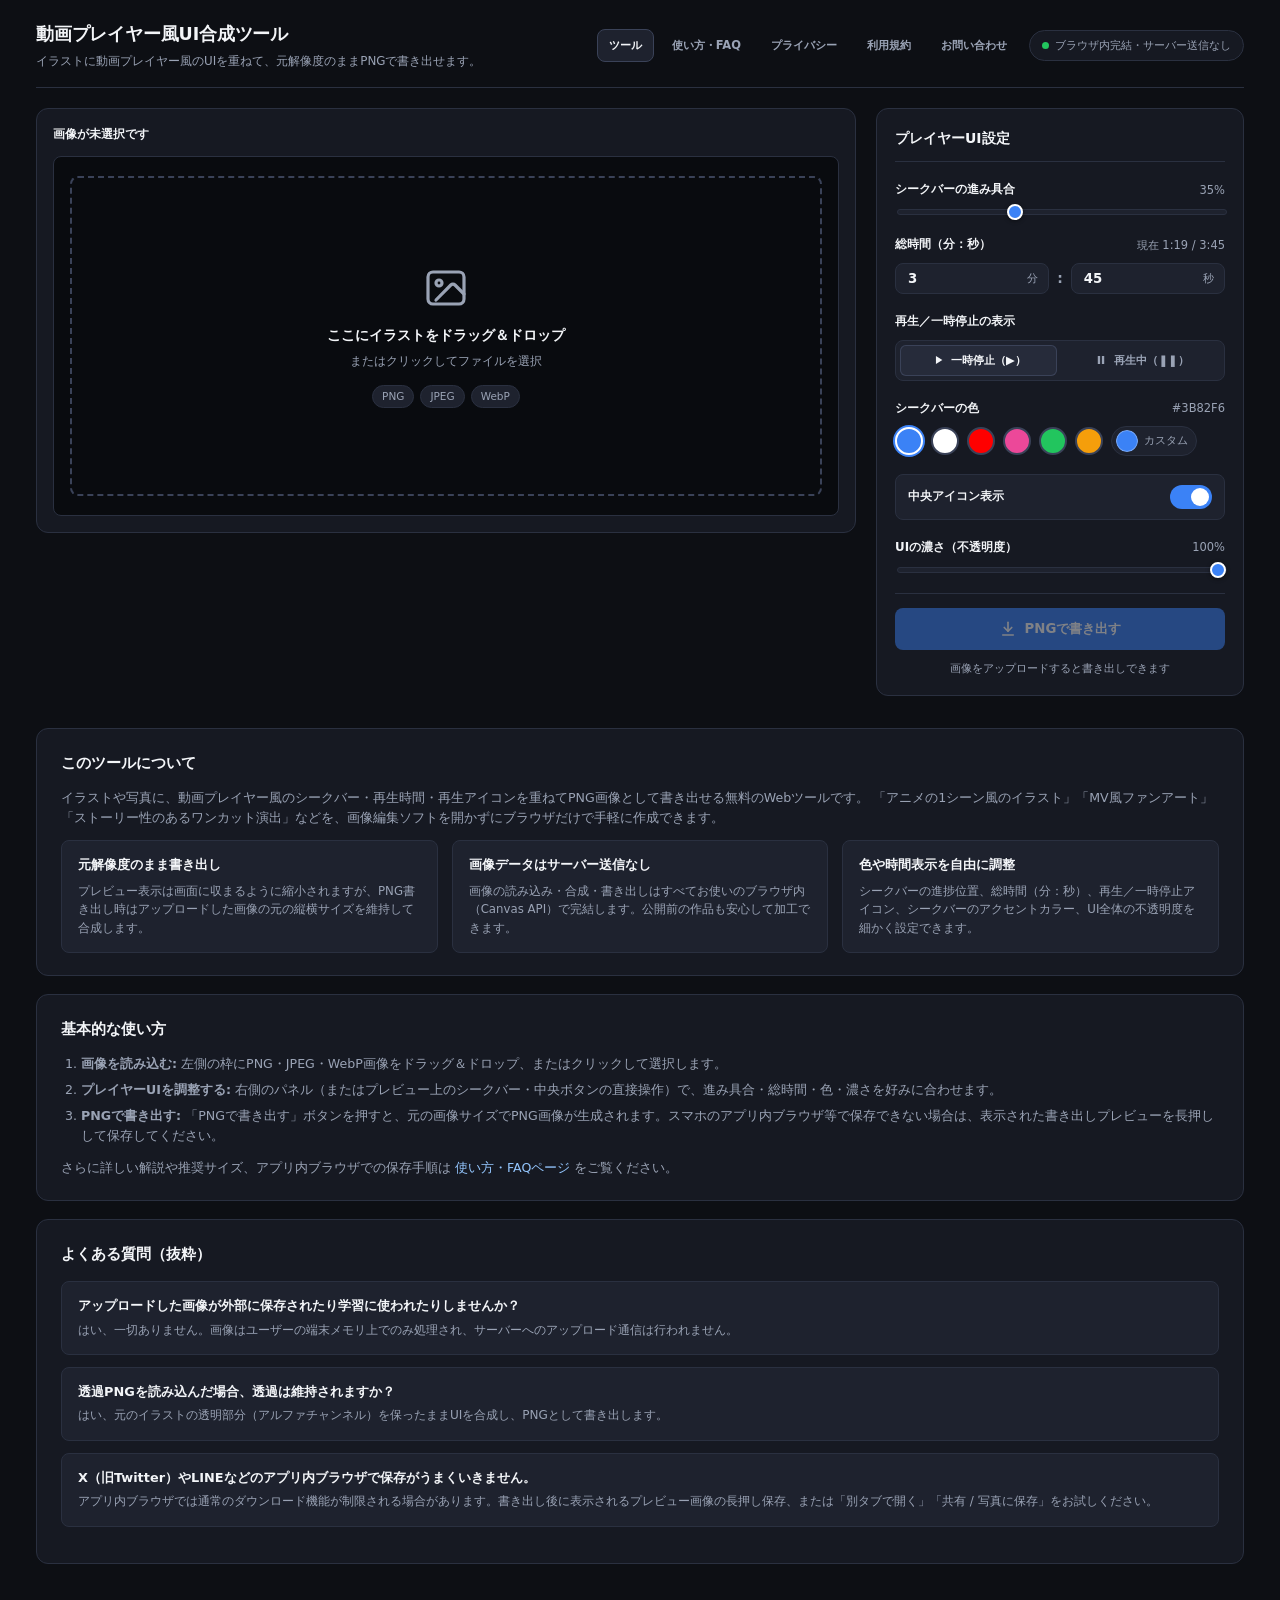
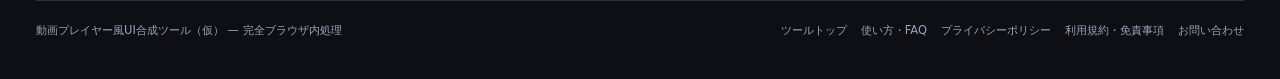
<file: index.html>
<!DOCTYPE html>
<html lang="ja">
<head>
  <meta charset="UTF-8" />
  <meta name="viewport" content="width=device-width, initial-scale=1.0" />
  <title>動画プレイヤー風UI合成ツール | ブラウザ完結PNG書き出し</title>
  <meta name="description" content="イラストや写真に動画プレイヤー風のシークバー・再生UIを重ねて、元画像解像度のままPNGで書き出せるブラウザ完結型Webツール。画像はサーバーに送信されません。" />

  <!-- OGP / SNS Share -->
  <meta property="og:type" content="website" />
  <meta property="og:title" content="動画プレイヤー風UI合成ツール | ブラウザ完結PNG書き出し" />
  <meta property="og:description" content="イラストや写真に動画プレイヤー風のシークバー・再生UIを重ねて、元解像度のままPNGで書き出せる完全ローカル処理のWebツール。" />
  <meta property="og:locale" content="ja_JP" />
  <meta name="twitter:card" content="summary_large_image" />
  <!-- TODO: サイト名・独自ドメイン・OGP画像確定後に設定
  <meta property="og:site_name" content="（サイト名）" />
  <meta property="og:url" content="https://example.com/" />
  <meta property="og:image" content="https://example.com/assets/ogp.png" />
  -->

  <link rel="stylesheet" href="css/style.css" />
</head>
<body>
  <div class="app-shell">
    <header class="app-header">
      <div class="title-group">
        <h1><a href="./">動画プレイヤー風UI合成ツール</a></h1>
        <p>イラストに動画プレイヤー風のUIを重ねて、元解像度のままPNGで書き出せます。</p>
      </div>
      <div class="header-right">
        <nav class="site-nav" aria-label="サイトナビゲーション">
          <a class="nav-link" href="./" aria-current="page">ツール</a>
          <a class="nav-link" href="guide.html">使い方・FAQ</a>
          <a class="nav-link" href="privacy.html">プライバシー</a>
          <a class="nav-link" href="terms.html">利用規約</a>
          <a class="nav-link" href="contact.html">お問い合わせ</a>
        </nav>
        <div class="privacy-badge" title="アップロードした画像はサーバーに送信されません">
          <span class="privacy-dot" aria-hidden="true"></span>
          ブラウザ内完結・サーバー送信なし
        </div>
      </div>
    </header>

    <main>
      <div class="workspace">
        <!-- Preview / Upload Area -->
        <section class="preview-card" aria-label="プレビュー領域">
          <div class="preview-toolbar">
            <div class="file-meta" id="fileMeta">
              <span id="fileNameLabel">画像が未選択です</span>
              <span class="file-dim" id="fileDimLabel" hidden>0 × 0 px</span>
            </div>
            <div class="toolbar-actions">
              <button type="button" class="btn-secondary" id="changeImgBtn" hidden>画像を変更</button>
              <button type="button" class="btn-secondary" id="clearImgBtn" hidden>クリア</button>
            </div>
          </div>

          <input type="file" id="fileInput" accept="image/png,image/jpeg,image/webp,.png,.jpg,.jpeg,.webp" hidden />

          <div class="stage-container" id="stageContainer">
            <!-- Empty Upload Dropzone -->
            <div class="dropzone-empty" id="dropzone" role="button" tabindex="0" aria-label="画像をアップロード">
              <svg class="dropzone-icon" viewBox="0 0 24 24" fill="none" stroke="currentColor" stroke-width="1.6" stroke-linecap="round" stroke-linejoin="round" aria-hidden="true">
                <rect x="3" y="4" width="18" height="16" rx="2.5"></rect>
                <circle cx="8.5" cy="9.5" r="1.5"></circle>
                <path d="M21 15l-4.5-4.5a1.5 1.5 0 0 0-2.1 0L7 18"></path>
              </svg>
              <p class="dropzone-title">ここにイラストをドラッグ＆ドロップ</p>
              <p class="dropzone-sub">またはクリックしてファイルを選択</p>
              <div class="format-pills">
                <span class="format-pill">PNG</span>
                <span class="format-pill">JPEG</span>
                <span class="format-pill">WebP</span>
              </div>
            </div>

            <!-- Active Preview with Overlay -->
            <div class="preview-frame" id="previewFrame" hidden>
              <img id="previewImg" alt="アップロードされたイラストのプレビュー" />

              <div class="player-overlay" id="playerOverlay">
                <div class="overlay-gradient" id="overlayGradient"></div>

                <!-- Center Play/Pause Icon -->
                <button type="button" class="overlay-center-btn" id="overlayCenterBtn" aria-label="再生・一時停止を切り替え">
                  <svg id="overlayCenterSvg" viewBox="0 0 24 24" aria-hidden="true"></svg>
                </button>

                <!-- Bottom Controls -->
                <div class="overlay-bottom" id="overlayBottom">
                  <div class="overlay-seekbar" id="overlaySeekbar" role="slider" aria-label="再生位置" aria-valuemin="0" aria-valuemax="100" aria-valuenow="35">
                    <div class="overlay-seekbar-hit"></div>
                    <div class="overlay-seekbar-progress" id="overlaySeekProgress"></div>
                    <div class="overlay-seekbar-thumb" id="overlaySeekThumb"></div>
                  </div>

                  <div class="overlay-controls-row" id="overlayControlsRow">
                    <div class="overlay-left">
                      <button type="button" class="overlay-icon-btn" id="overlayPlayBtn" aria-label="再生・一時停止を切り替え">
                        <svg id="overlayPlaySvg" viewBox="0 0 24 24" aria-hidden="true"></svg>
                      </button>

                      <span class="overlay-icon-static" id="overlayVolumeWrap" aria-hidden="true">
                        <svg id="overlayVolumeSvg" viewBox="0 0 24 24"></svg>
                      </span>

                      <span class="overlay-time" id="overlayTimeText">1:19 / 3:45</span>
                    </div>

                    <div class="overlay-right">
                      <span class="overlay-icon-static" id="overlayFullscreenWrap" aria-hidden="true">
                        <svg id="overlayFullscreenSvg" viewBox="0 0 24 24"></svg>
                      </span>
                    </div>
                  </div>
                </div>
              </div>
            </div>
          </div>

          <p class="preview-hint" id="previewHint" hidden>
            プレビュー上のシークバーや再生アイコンを直接クリック・ドラッグしても調整できます。画像のドラッグ＆ドロップで差し替え可能です。
          </p>
        </section>

        <!-- Controls Panel -->
        <aside class="controls-card" aria-label="調整パネル">
          <h2 class="controls-title">プレイヤーUI設定</h2>

          <!-- Seek Progress -->
          <div class="control-group">
            <div class="control-header">
              <label class="control-label" for="progressSlider">シークバーの進み具合</label>
              <span class="control-value" id="progressValue">35%</span>
            </div>
            <input type="range" id="progressSlider" min="0" max="100" step="0.5" value="35" />
          </div>

          <!-- Total Duration -->
          <div class="control-group">
            <div class="control-header">
              <span class="control-label">総時間（分：秒）</span>
              <span class="control-value" id="calculatedTimeValue">現在 1:19 / 3:45</span>
            </div>
            <div class="time-inputs-row">
              <label class="time-field">
                <input type="number" id="minutesInput" min="0" max="999" value="3" inputmode="numeric" aria-label="総時間の分" />
                <span>分</span>
              </label>
              <span class="time-colon">:</span>
              <label class="time-field">
                <input type="number" id="secondsInput" min="0" max="59" value="45" inputmode="numeric" aria-label="総時間の秒" />
                <span>秒</span>
              </label>
            </div>
          </div>

          <!-- Play / Pause State -->
          <div class="control-group">
            <span class="control-label">再生／一時停止の表示</span>
            <div class="segmented" role="group" aria-label="再生・一時停止状態の切り替え">
              <button type="button" class="seg-btn is-active" id="statePausedBtn" data-state="paused">
                <svg viewBox="0 0 24 24" aria-hidden="true">
                  <path d="M8.5 5v14l11-7z" fill="currentColor"></path>
                </svg>
                一時停止（▶）
              </button>
              <button type="button" class="seg-btn" id="statePlayingBtn" data-state="playing">
                <svg viewBox="0 0 24 24" aria-hidden="true">
                  <path d="M6.5 5h4v14h-4zm7 0h4v14h-4z" fill="currentColor"></path>
                </svg>
                再生中（❚❚）
              </button>
            </div>
          </div>

          <!-- Seekbar Accent Color -->
          <div class="control-group">
            <div class="control-header">
              <span class="control-label">シークバーの色</span>
              <span class="control-value" id="accentColorValue">#3B82F6</span>
            </div>
            <div class="color-palette" role="group" aria-label="シークバーの色を選択">
              <button type="button" class="color-swatch is-active" data-color="#3b82f6" style="background:#3b82f6;" aria-label="ブルー"></button>
              <button type="button" class="color-swatch" data-color="#ffffff" style="background:#ffffff;" aria-label="ホワイト"></button>
              <button type="button" class="color-swatch" data-color="#ff0000" style="background:#ff0000;" aria-label="レッド"></button>
              <button type="button" class="color-swatch" data-color="#ec4899" style="background:#ec4899;" aria-label="ピンク"></button>
              <button type="button" class="color-swatch" data-color="#22c55e" style="background:#22c55e;" aria-label="グリーン"></button>
              <button type="button" class="color-swatch" data-color="#f59e0b" style="background:#f59e0b;" aria-label="オレンジ"></button>
              <label class="color-picker-wrap" title="カスタムカラーを選択">
                <input type="color" id="accentColorPicker" value="#3b82f6" aria-label="カスタムカラー" />
                <span>カスタム</span>
              </label>
            </div>
          </div>

          <!-- Center Icon Toggle -->
          <label class="toggle-row" for="centerIconToggle">
            <span>中央アイコン表示</span>
            <span class="switch">
              <input type="checkbox" id="centerIconToggle" checked />
              <span class="switch-track"></span>
            </span>
          </label>

          <!-- UI Opacity -->
          <div class="control-group">
            <div class="control-header">
              <label class="control-label" for="opacitySlider">UIの濃さ（不透明度）</label>
              <span class="control-value" id="opacityValue">100%</span>
            </div>
            <input type="range" id="opacitySlider" min="0" max="100" step="1" value="100" />
          </div>

          <!-- Export -->
          <div class="export-box">
            <button type="button" class="btn-primary" id="exportBtn" disabled>
              <svg width="18" height="18" viewBox="0 0 24 24" fill="none" stroke="currentColor" stroke-width="2.2" stroke-linecap="round" stroke-linejoin="round" aria-hidden="true">
                <path d="M12 3v12"></path>
                <path d="M7 10l5 5 5-5"></path>
                <path d="M5 20h14"></path>
              </svg>
              PNGで書き出す
            </button>
            <p class="export-meta" id="exportMeta">画像をアップロードすると書き出しできます</p>
            <p class="status-msg" id="statusMsg" hidden></p>
            <button type="button" class="btn-secondary" id="retryHalfBtn" hidden>50%サイズで再試行（高解像度向け）</button>

            <!-- Fallback preview for mobile / in-app browsers (X, LINE, Instagram etc.) -->
            <div class="export-result" id="exportResult" hidden>
              <p class="export-result-note">
                自動ダウンロードが始まらない場合（スマホのアプリ内ブラウザなど）は、下の画像を長押しして保存するか「共有／別タブ」をご利用ください。
              </p>
              <img class="export-result-img" id="exportResultImg" alt="書き出されたPNG画像" />
              <div class="export-result-actions">
                <button type="button" class="btn-secondary" id="exportShareBtn" hidden>共有 / 写真に保存</button>
                <a class="btn-secondary" id="exportOpenLink" target="_blank" rel="noopener">別タブで開く</a>
              </div>
            </div>
          </div>
        </aside>
      </div>

      <!-- Ad-safe spacing zone (separated from interactive UI to avoid accidental clicks) -->
      <div class="ad-zone" aria-label="広告枠"></div>

      <!-- Editorial overview & quick FAQ -->
      <section class="content-section" aria-label="ツールの特徴と使い方">
        <article class="content-card">
          <h2>このツールについて</h2>
          <p>
            イラストや写真に、動画プレイヤー風のシークバー・再生時間・再生アイコンを重ねてPNG画像として書き出せる無料のWebツールです。
            「アニメの1シーン風のイラスト」「MV風ファンアート」「ストーリー性のあるワンカット演出」などを、画像編集ソフトを開かずにブラウザだけで手軽に作成できます。
          </p>
          <div class="feature-grid">
            <div class="feature-item">
              <h3>元解像度のまま書き出し</h3>
              <p>プレビュー表示は画面に収まるように縮小されますが、PNG書き出し時はアップロードした画像の元の縦横サイズを維持して合成します。</p>
            </div>
            <div class="feature-item">
              <h3>画像データはサーバー送信なし</h3>
              <p>画像の読み込み・合成・書き出しはすべてお使いのブラウザ内（Canvas API）で完結します。公開前の作品も安心して加工できます。</p>
            </div>
            <div class="feature-item">
              <h3>色や時間表示を自由に調整</h3>
              <p>シークバーの進捗位置、総時間（分：秒）、再生／一時停止アイコン、シークバーのアクセントカラー、UI全体の不透明度を細かく設定できます。</p>
            </div>
          </div>
        </article>

        <article class="content-card">
          <h2>基本的な使い方</h2>
          <ol>
            <li><strong>画像を読み込む:</strong> 左側の枠にPNG・JPEG・WebP画像をドラッグ＆ドロップ、またはクリックして選択します。</li>
            <li><strong>プレイヤーUIを調整する:</strong> 右側のパネル（またはプレビュー上のシークバー・中央ボタンの直接操作）で、進み具合・総時間・色・濃さを好みに合わせます。</li>
            <li><strong>PNGで書き出す:</strong> 「PNGで書き出す」ボタンを押すと、元の画像サイズでPNG画像が生成されます。スマホのアプリ内ブラウザ等で保存できない場合は、表示された書き出しプレビューを長押しして保存してください。</li>
          </ol>
          <p>さらに詳しい解説や推奨サイズ、アプリ内ブラウザでの保存手順は <a href="guide.html">使い方・FAQページ</a> をご覧ください。</p>
        </article>

        <article class="content-card">
          <h2>よくある質問（抜粋）</h2>
          <dl class="faq-list">
            <div class="faq-item">
              <dt>アップロードした画像が外部に保存されたり学習に使われたりしませんか？</dt>
              <dd>はい、一切ありません。画像はユーザーの端末メモリ上でのみ処理され、サーバーへのアップロード通信は行われません。</dd>
            </div>
            <div class="faq-item">
              <dt>透過PNGを読み込んだ場合、透過は維持されますか？</dt>
              <dd>はい、元のイラストの透明部分（アルファチャンネル）を保ったままUIを合成し、PNGとして書き出します。</dd>
            </div>
            <div class="faq-item">
              <dt>X（旧Twitter）やLINEなどのアプリ内ブラウザで保存がうまくいきません。</dt>
              <dd>アプリ内ブラウザでは通常のダウンロード機能が制限される場合があります。書き出し後に表示されるプレビュー画像の長押し保存、または「別タブで開く」「共有 / 写真に保存」をお試しください。</dd>
            </div>
          </dl>
        </article>
      </section>
    </main>

    <footer class="app-footer">
      <div>
        <span>動画プレイヤー風UI合成ツール（仮） — 完全ブラウザ内処理</span>
      </div>
      <nav class="footer-links" aria-label="フッターリンク">
        <a href="./">ツールトップ</a>
        <a href="guide.html">使い方・FAQ</a>
        <a href="privacy.html">プライバシーポリシー</a>
        <a href="terms.html">利用規約・免責事項</a>
        <a href="contact.html">お問い合わせ</a>
      </nav>
    </footer>
  </div>

  <script type="module" src="js/app.js"></script>
</body>
</html>
</file>
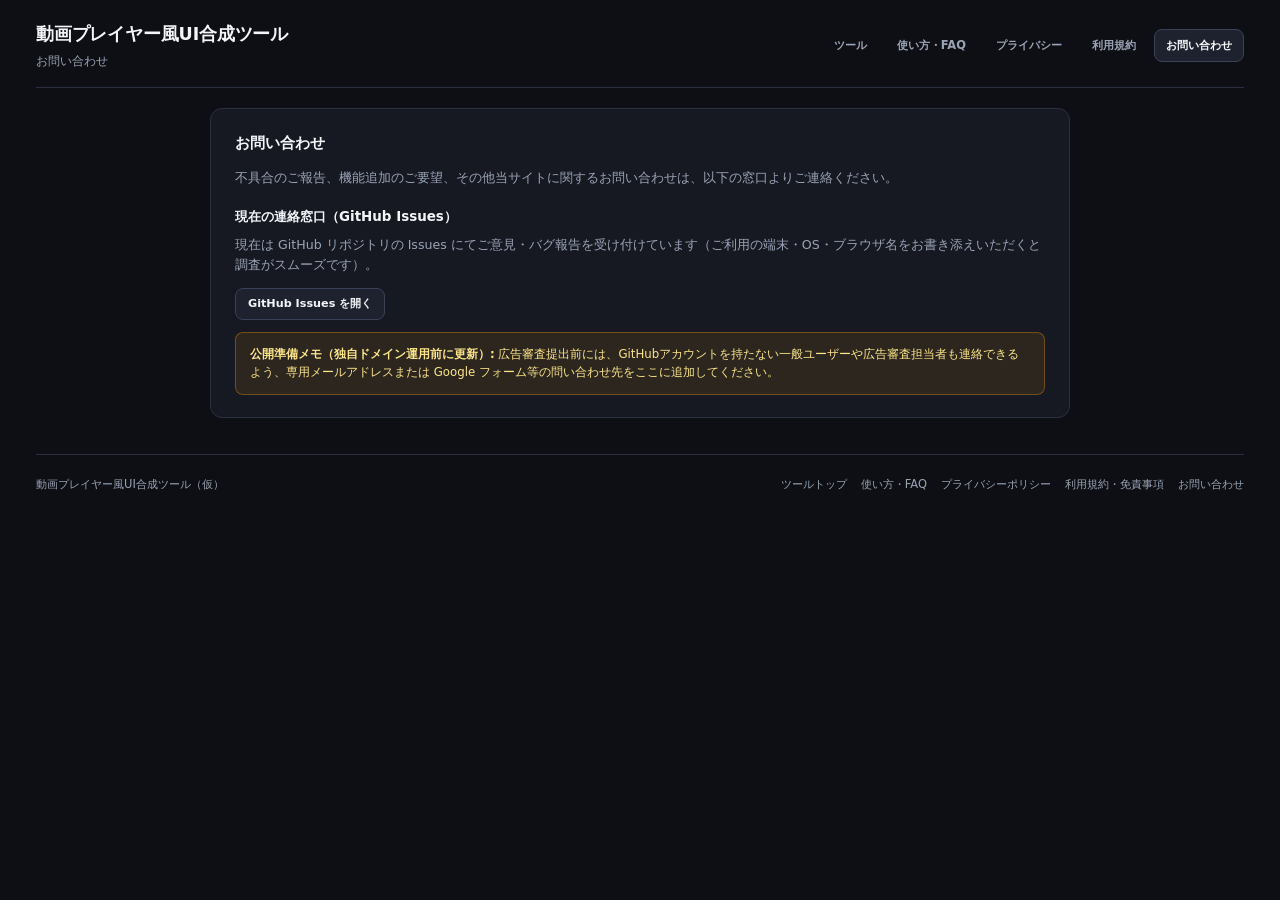
<file: contact.html>
<!DOCTYPE html>
<html lang="ja">
<head>
  <meta charset="UTF-8" />
  <meta name="viewport" content="width=device-width, initial-scale=1.0" />
  <title>お問い合わせ | 動画プレイヤー風UI合成ツール</title>
  <meta name="description" content="動画プレイヤー風UI合成ツールへの不具合報告・機能要望・お問い合わせ窓口。" />
  <link rel="stylesheet" href="css/style.css" />
</head>
<body>
  <div class="app-shell">
    <header class="app-header">
      <div class="title-group">
        <h1><a href="./">動画プレイヤー風UI合成ツール</a></h1>
        <p>お問い合わせ</p>
      </div>
      <div class="header-right">
        <nav class="site-nav" aria-label="サイトナビゲーション">
          <a class="nav-link" href="./">ツール</a>
          <a class="nav-link" href="guide.html">使い方・FAQ</a>
          <a class="nav-link" href="privacy.html">プライバシー</a>
          <a class="nav-link" href="terms.html">利用規約</a>
          <a class="nav-link" href="contact.html" aria-current="page">お問い合わせ</a>
        </nav>
      </div>
    </header>

    <main class="article-container">
      <article class="content-card">
        <h2>お問い合わせ</h2>
        <p>
          不具合のご報告、機能追加のご要望、その他当サイトに関するお問い合わせは、以下の窓口よりご連絡ください。
        </p>

        <h3>現在の連絡窓口（GitHub Issues）</h3>
        <p>
          現在は GitHub リポジトリの Issues にてご意見・バグ報告を受け付けています（ご利用の端末・OS・ブラウザ名をお書き添えいただくと調査がスムーズです）。
        </p>
        <p>
          <a class="btn-secondary" href="https://github.com/shimanagashiver2/illuplay/issues" target="_blank" rel="noopener noreferrer">
            GitHub Issues を開く
          </a>
        </p>

        <div class="notice-box">
          <strong>公開準備メモ（独自ドメイン運用前に更新）:</strong> 広告審査提出前には、GitHubアカウントを持たない一般ユーザーや広告審査担当者も連絡できるよう、専用メールアドレスまたは Google フォーム等の問い合わせ先をここに追加してください。
        </div>
      </article>
    </main>

    <footer class="app-footer">
      <div><span>動画プレイヤー風UI合成ツール（仮）</span></div>
      <nav class="footer-links" aria-label="フッターリンク">
        <a href="./">ツールトップ</a>
        <a href="guide.html">使い方・FAQ</a>
        <a href="privacy.html">プライバシーポリシー</a>
        <a href="terms.html">利用規約・免責事項</a>
        <a href="contact.html">お問い合わせ</a>
      </nav>
    </footer>
  </div>
</body>
</html>
</file>
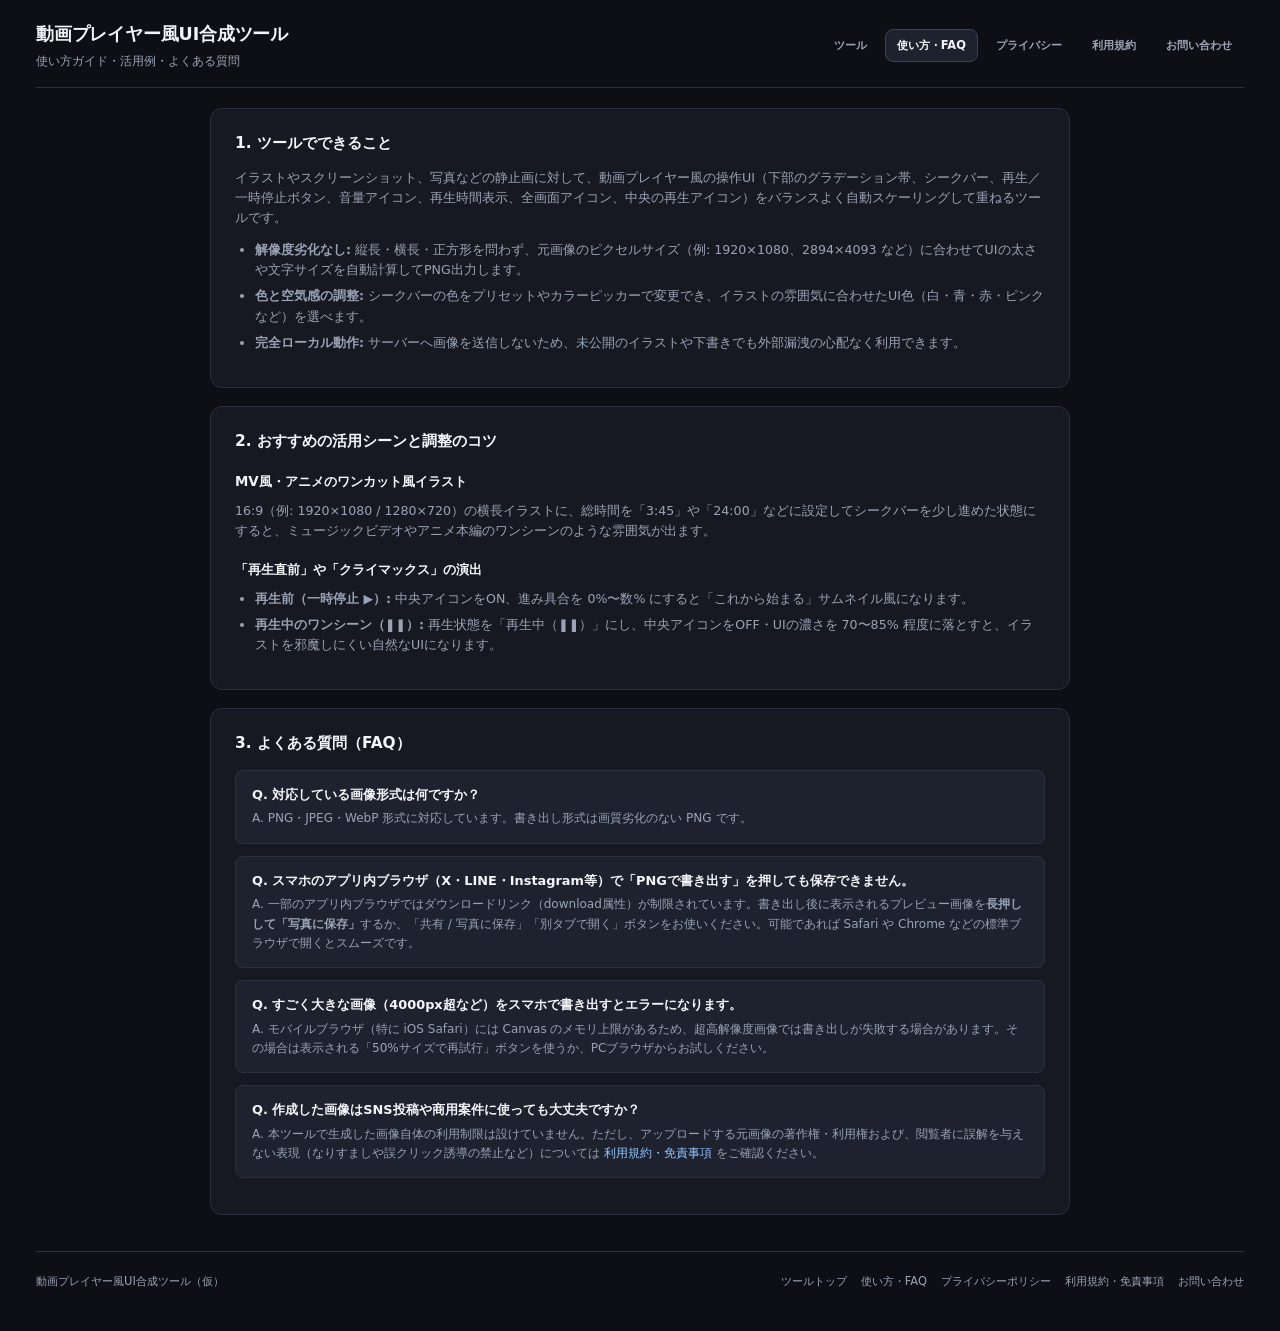
<file: guide.html>
<!DOCTYPE html>
<html lang="ja">
<head>
  <meta charset="UTF-8" />
  <meta name="viewport" content="width=device-width, initial-scale=1.0" />
  <title>使い方・FAQ | 動画プレイヤー風UI合成ツール</title>
  <meta name="description" content="動画プレイヤー風UI合成ツールの詳しい使い方、活用アイデア、推奨画像サイズ、スマホ・アプリ内ブラウザでの保存方法やFAQをまとめています。" />
  <link rel="stylesheet" href="css/style.css" />
</head>
<body>
  <div class="app-shell">
    <header class="app-header">
      <div class="title-group">
        <h1><a href="./">動画プレイヤー風UI合成ツール</a></h1>
        <p>使い方ガイド・活用例・よくある質問</p>
      </div>
      <div class="header-right">
        <nav class="site-nav" aria-label="サイトナビゲーション">
          <a class="nav-link" href="./">ツール</a>
          <a class="nav-link" href="guide.html" aria-current="page">使い方・FAQ</a>
          <a class="nav-link" href="privacy.html">プライバシー</a>
          <a class="nav-link" href="terms.html">利用規約</a>
          <a class="nav-link" href="contact.html">お問い合わせ</a>
        </nav>
      </div>
    </header>

    <main class="article-container">
      <article class="content-card">
        <h2>1. ツールでできること</h2>
        <p>
          イラストやスクリーンショット、写真などの静止画に対して、動画プレイヤー風の操作UI（下部のグラデーション帯、シークバー、再生／一時停止ボタン、音量アイコン、再生時間表示、全画面アイコン、中央の再生アイコン）をバランスよく自動スケーリングして重ねるツールです。
        </p>
        <ul>
          <li><strong>解像度劣化なし:</strong> 縦長・横長・正方形を問わず、元画像のピクセルサイズ（例: 1920×1080、2894×4093 など）に合わせてUIの太さや文字サイズを自動計算してPNG出力します。</li>
          <li><strong>色と空気感の調整:</strong> シークバーの色をプリセットやカラーピッカーで変更でき、イラストの雰囲気に合わせたUI色（白・青・赤・ピンクなど）を選べます。</li>
          <li><strong>完全ローカル動作:</strong> サーバーへ画像を送信しないため、未公開のイラストや下書きでも外部漏洩の心配なく利用できます。</li>
        </ul>
      </article>

      <article class="content-card">
        <h2>2. おすすめの活用シーンと調整のコツ</h2>
        <h3>MV風・アニメのワンカット風イラスト</h3>
        <p>
          16:9（例: 1920×1080 / 1280×720）の横長イラストに、総時間を「3:45」や「24:00」などに設定してシークバーを少し進めた状態にすると、ミュージックビデオやアニメ本編のワンシーンのような雰囲気が出ます。
        </p>
        <h3>「再生直前」や「クライマックス」の演出</h3>
        <ul>
          <li><strong>再生前（一時停止 ▶）:</strong> 中央アイコンをON、進み具合を 0%〜数% にすると「これから始まる」サムネイル風になります。</li>
          <li><strong>再生中のワンシーン（❚❚）:</strong> 再生状態を「再生中（❚❚）」にし、中央アイコンをOFF・UIの濃さを 70〜85% 程度に落とすと、イラストを邪魔しにくい自然なUIになります。</li>
        </ul>
      </article>

      <div class="ad-zone" aria-label="広告枠"></div>

      <article class="content-card">
        <h2>3. よくある質問（FAQ）</h2>
        <dl class="faq-list">
          <div class="faq-item">
            <dt>Q. 対応している画像形式は何ですか？</dt>
            <dd>A. PNG・JPEG・WebP 形式に対応しています。書き出し形式は画質劣化のない PNG です。</dd>
          </div>
          <div class="faq-item">
            <dt>Q. スマホのアプリ内ブラウザ（X・LINE・Instagram等）で「PNGで書き出す」を押しても保存できません。</dt>
            <dd>A. 一部のアプリ内ブラウザではダウンロードリンク（download属性）が制限されています。書き出し後に表示されるプレビュー画像を<strong>長押しして「写真に保存」</strong>するか、「共有 / 写真に保存」「別タブで開く」ボタンをお使いください。可能であれば Safari や Chrome などの標準ブラウザで開くとスムーズです。</dd>
          </div>
          <div class="faq-item">
            <dt>Q. すごく大きな画像（4000px超など）をスマホで書き出すとエラーになります。</dt>
            <dd>A. モバイルブラウザ（特に iOS Safari）には Canvas のメモリ上限があるため、超高解像度画像では書き出しが失敗する場合があります。その場合は表示される「50%サイズで再試行」ボタンを使うか、PCブラウザからお試しください。</dd>
          </div>
          <div class="faq-item">
            <dt>Q. 作成した画像はSNS投稿や商用案件に使っても大丈夫ですか？</dt>
            <dd>A. 本ツールで生成した画像自体の利用制限は設けていません。ただし、アップロードする元画像の著作権・利用権および、閲覧者に誤解を与えない表現（なりすましや誤クリック誘導の禁止など）については <a href="terms.html">利用規約・免責事項</a> をご確認ください。</dd>
          </div>
        </dl>
      </article>
    </main>

    <footer class="app-footer">
      <div><span>動画プレイヤー風UI合成ツール（仮）</span></div>
      <nav class="footer-links" aria-label="フッターリンク">
        <a href="./">ツールトップ</a>
        <a href="guide.html">使い方・FAQ</a>
        <a href="privacy.html">プライバシーポリシー</a>
        <a href="terms.html">利用規約・免責事項</a>
        <a href="contact.html">お問い合わせ</a>
      </nav>
    </footer>
  </div>
</body>
</html>
</file>
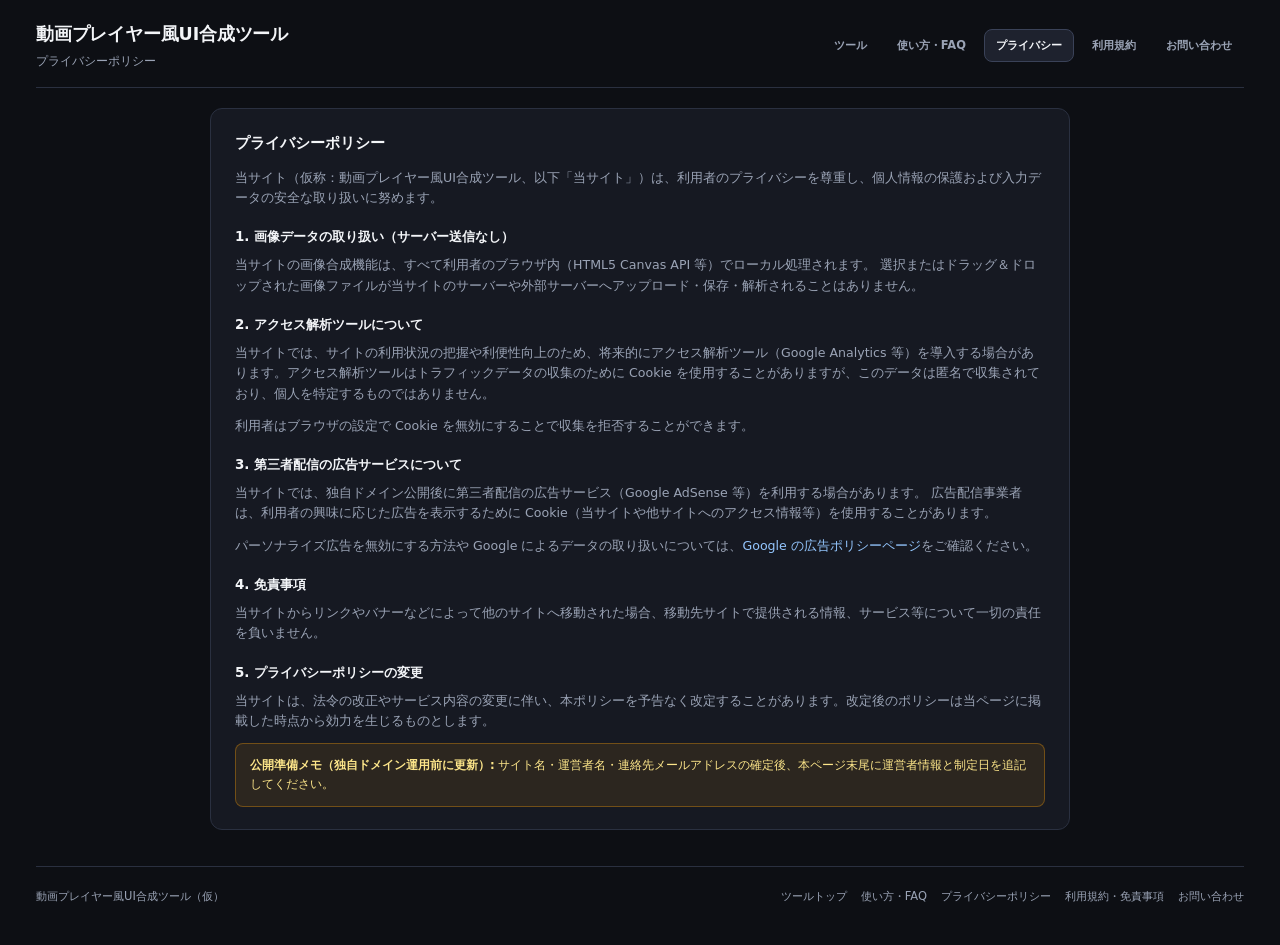
<file: privacy.html>
<!DOCTYPE html>
<html lang="ja">
<head>
  <meta charset="UTF-8" />
  <meta name="viewport" content="width=device-width, initial-scale=1.0" />
  <title>プライバシーポリシー | 動画プレイヤー風UI合成ツール</title>
  <meta name="description" content="動画プレイヤー風UI合成ツールのプライバシーポリシー。アップロード画像の取り扱い、ブラウザ内処理、Cookieおよび広告配信・アクセス解析に関する方針。" />
  <link rel="stylesheet" href="css/style.css" />
</head>
<body>
  <div class="app-shell">
    <header class="app-header">
      <div class="title-group">
        <h1><a href="./">動画プレイヤー風UI合成ツール</a></h1>
        <p>プライバシーポリシー</p>
      </div>
      <div class="header-right">
        <nav class="site-nav" aria-label="サイトナビゲーション">
          <a class="nav-link" href="./">ツール</a>
          <a class="nav-link" href="guide.html">使い方・FAQ</a>
          <a class="nav-link" href="privacy.html" aria-current="page">プライバシー</a>
          <a class="nav-link" href="terms.html">利用規約</a>
          <a class="nav-link" href="contact.html">お問い合わせ</a>
        </nav>
      </div>
    </header>

    <main class="article-container">
      <article class="content-card">
        <h2>プライバシーポリシー</h2>
        <p>
          当サイト（仮称：動画プレイヤー風UI合成ツール、以下「当サイト」）は、利用者のプライバシーを尊重し、個人情報の保護および入力データの安全な取り扱いに努めます。
        </p>

        <h3>1. 画像データの取り扱い（サーバー送信なし）</h3>
        <p>
          当サイトの画像合成機能は、すべて利用者のブラウザ内（HTML5 Canvas API 等）でローカル処理されます。
          選択またはドラッグ＆ドロップされた画像ファイルが当サイトのサーバーや外部サーバーへアップロード・保存・解析されることはありません。
        </p>

        <h3>2. アクセス解析ツールについて</h3>
        <p>
          当サイトでは、サイトの利用状況の把握や利便性向上のため、将来的にアクセス解析ツール（Google Analytics 等）を導入する場合があります。アクセス解析ツールはトラフィックデータの収集のために Cookie を使用することがありますが、このデータは匿名で収集されており、個人を特定するものではありません。
        </p>
        <p>
          利用者はブラウザの設定で Cookie を無効にすることで収集を拒否することができます。
        </p>

        <h3>3. 第三者配信の広告サービスについて</h3>
        <p>
          当サイトでは、独自ドメイン公開後に第三者配信の広告サービス（Google AdSense 等）を利用する場合があります。
          広告配信事業者は、利用者の興味に応じた広告を表示するために Cookie（当サイトや他サイトへのアクセス情報等）を使用することがあります。
        </p>
        <p>
          パーソナライズ広告を無効にする方法や Google によるデータの取り扱いについては、<a href="https://policies.google.com/technologies/ads?hl=ja" target="_blank" rel="noopener noreferrer">Google の広告ポリシーページ</a>をご確認ください。
        </p>

        <h3>4. 免責事項</h3>
        <p>
          当サイトからリンクやバナーなどによって他のサイトへ移動された場合、移動先サイトで提供される情報、サービス等について一切の責任を負いません。
        </p>

        <h3>5. プライバシーポリシーの変更</h3>
        <p>
          当サイトは、法令の改正やサービス内容の変更に伴い、本ポリシーを予告なく改定することがあります。改定後のポリシーは当ページに掲載した時点から効力を生じるものとします。
        </p>

        <div class="notice-box">
          <strong>公開準備メモ（独自ドメイン運用前に更新）:</strong> サイト名・運営者名・連絡先メールアドレスの確定後、本ページ末尾に運営者情報と制定日を追記してください。
        </div>
      </article>
    </main>

    <footer class="app-footer">
      <div><span>動画プレイヤー風UI合成ツール（仮）</span></div>
      <nav class="footer-links" aria-label="フッターリンク">
        <a href="./">ツールトップ</a>
        <a href="guide.html">使い方・FAQ</a>
        <a href="privacy.html">プライバシーポリシー</a>
        <a href="terms.html">利用規約・免責事項</a>
        <a href="contact.html">お問い合わせ</a>
      </nav>
    </footer>
  </div>
</body>
</html>
</file>
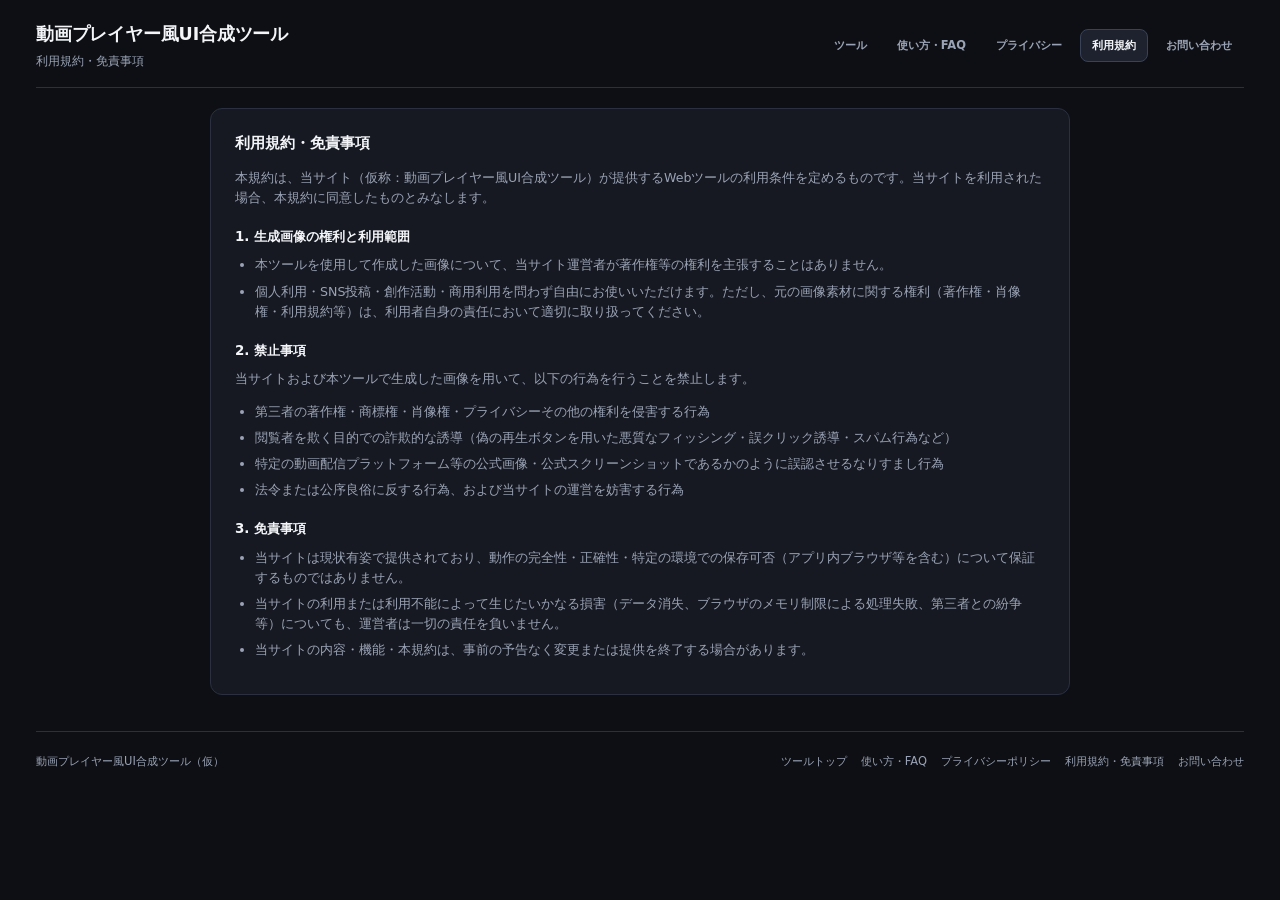
<file: terms.html>
<!DOCTYPE html>
<html lang="ja">
<head>
  <meta charset="UTF-8" />
  <meta name="viewport" content="width=device-width, initial-scale=1.0" />
  <title>利用規約・免責事項 | 動画プレイヤー風UI合成ツール</title>
  <meta name="description" content="動画プレイヤー風UI合成ツールの利用規約および免責事項。" />
  <link rel="stylesheet" href="css/style.css" />
</head>
<body>
  <div class="app-shell">
    <header class="app-header">
      <div class="title-group">
        <h1><a href="./">動画プレイヤー風UI合成ツール</a></h1>
        <p>利用規約・免責事項</p>
      </div>
      <div class="header-right">
        <nav class="site-nav" aria-label="サイトナビゲーション">
          <a class="nav-link" href="./">ツール</a>
          <a class="nav-link" href="guide.html">使い方・FAQ</a>
          <a class="nav-link" href="privacy.html">プライバシー</a>
          <a class="nav-link" href="terms.html" aria-current="page">利用規約</a>
          <a class="nav-link" href="contact.html">お問い合わせ</a>
        </nav>
      </div>
    </header>

    <main class="article-container">
      <article class="content-card">
        <h2>利用規約・免責事項</h2>
        <p>
          本規約は、当サイト（仮称：動画プレイヤー風UI合成ツール）が提供するWebツールの利用条件を定めるものです。当サイトを利用された場合、本規約に同意したものとみなします。
        </p>

        <h3>1. 生成画像の権利と利用範囲</h3>
        <ul>
          <li>本ツールを使用して作成した画像について、当サイト運営者が著作権等の権利を主張することはありません。</li>
          <li>個人利用・SNS投稿・創作活動・商用利用を問わず自由にお使いいただけます。ただし、元の画像素材に関する権利（著作権・肖像権・利用規約等）は、利用者自身の責任において適切に取り扱ってください。</li>
        </ul>

        <h3>2. 禁止事項</h3>
        <p>当サイトおよび本ツールで生成した画像を用いて、以下の行為を行うことを禁止します。</p>
        <ul>
          <li>第三者の著作権・商標権・肖像権・プライバシーその他の権利を侵害する行為</li>
          <li>閲覧者を欺く目的での詐欺的な誘導（偽の再生ボタンを用いた悪質なフィッシング・誤クリック誘導・スパム行為など）</li>
          <li>特定の動画配信プラットフォーム等の公式画像・公式スクリーンショットであるかのように誤認させるなりすまし行為</li>
          <li>法令または公序良俗に反する行為、および当サイトの運営を妨害する行為</li>
        </ul>

        <h3>3. 免責事項</h3>
        <ul>
          <li>当サイトは現状有姿で提供されており、動作の完全性・正確性・特定の環境での保存可否（アプリ内ブラウザ等を含む）について保証するものではありません。</li>
          <li>当サイトの利用または利用不能によって生じたいかなる損害（データ消失、ブラウザのメモリ制限による処理失敗、第三者との紛争等）についても、運営者は一切の責任を負いません。</li>
          <li>当サイトの内容・機能・本規約は、事前の予告なく変更または提供を終了する場合があります。</li>
        </ul>
      </article>
    </main>

    <footer class="app-footer">
      <div><span>動画プレイヤー風UI合成ツール（仮）</span></div>
      <nav class="footer-links" aria-label="フッターリンク">
        <a href="./">ツールトップ</a>
        <a href="guide.html">使い方・FAQ</a>
        <a href="privacy.html">プライバシーポリシー</a>
        <a href="terms.html">利用規約・免責事項</a>
        <a href="contact.html">お問い合わせ</a>
      </nav>
    </footer>
  </div>
</body>
</html>
</file>
<file: css/style.css>
*, *::before, *::after {
  box-sizing: border-box;
}

[hidden] {
  display: none !important;
}

:root {
  color-scheme: dark;
  --bg: #0d0f14;
  --surface: #161922;
  --surface-2: #1e222e;
  --surface-hover: #262b3a;
  --border: #2a3040;
  --border-strong: #3a4258;
  --text: #f3f5f8;
  --text-muted: #9aa3b5;
  --accent: #3b82f6;
  --accent-hover: #2563eb;
  --accent-soft: rgba(59, 130, 246, 0.16);
  --ok: #22c55e;
  --warn: #f59e0b;
  --radius: 12px;
  --radius-sm: 8px;
}

html, body {
  margin: 0;
  padding: 0;
  min-height: 100%;
  background-color: var(--bg);
  color: var(--text);
  font-family: system-ui, -apple-system, BlinkMacSystemFont, "Segoe UI", Roboto, "Hiragino Kaku Gothic ProN", "Hiragino Sans", "Noto Sans JP", "Yu Gothic UI", Meiryo, sans-serif;
  font-size: 14px;
  line-height: 1.6;
  -webkit-font-smoothing: antialiased;
}

a {
  color: #93c5fd;
  text-decoration: none;
}

a:hover {
  text-decoration: underline;
}

.app-shell {
  max-width: 1240px;
  margin: 0 auto;
  padding: 20px 16px 40px;
}

/* Header & Navigation */
.app-header {
  display: flex;
  flex-wrap: wrap;
  align-items: center;
  justify-content: space-between;
  gap: 14px;
  margin-bottom: 20px;
  padding-bottom: 16px;
  border-bottom: 1px solid var(--border);
}

.title-group h1 {
  margin: 0;
  font-size: 1.25rem;
  font-weight: 700;
  letter-spacing: -0.01em;
  color: var(--text);
}

.title-group h1 a {
  color: inherit;
  text-decoration: none;
}

.title-group p {
  margin: 4px 0 0;
  font-size: 0.85rem;
  color: var(--text-muted);
}

.header-right {
  display: flex;
  flex-wrap: wrap;
  align-items: center;
  gap: 10px;
}

.site-nav {
  display: flex;
  flex-wrap: wrap;
  align-items: center;
  gap: 6px;
}

.nav-link {
  display: inline-flex;
  align-items: center;
  padding: 6px 11px;
  border-radius: 8px;
  font-size: 0.82rem;
  font-weight: 600;
  color: var(--text-muted);
  border: 1px solid transparent;
  transition: background-color 0.15s ease, color 0.15s ease, border-color 0.15s ease;
}

.nav-link:hover {
  color: var(--text);
  background: var(--surface);
  text-decoration: none;
}

.nav-link[aria-current="page"] {
  color: var(--text);
  background: var(--surface-2);
  border-color: var(--border-strong);
}

.privacy-badge {
  display: inline-flex;
  align-items: center;
  gap: 6px;
  padding: 6px 12px;
  border-radius: 999px;
  background: var(--surface);
  border: 1px solid var(--border);
  font-size: 0.78rem;
  color: var(--text-muted);
  white-space: nowrap;
}

.privacy-dot {
  width: 7px;
  height: 7px;
  border-radius: 50%;
  background: var(--ok);
  flex-shrink: 0;
}

/* Main Grid */
.workspace {
  display: grid;
  grid-template-columns: minmax(0, 1fr) 368px;
  gap: 20px;
  align-items: start;
}

@media (max-width: 920px) {
  .workspace {
    grid-template-columns: 1fr;
  }
}

/* Preview Panel */
.preview-card {
  background: var(--surface);
  border: 1px solid var(--border);
  border-radius: var(--radius);
  padding: 16px;
  display: flex;
  flex-direction: column;
  gap: 12px;
}

.preview-toolbar {
  display: flex;
  flex-wrap: wrap;
  align-items: center;
  justify-content: space-between;
  gap: 10px;
}

.file-meta {
  display: flex;
  align-items: center;
  gap: 8px;
  min-width: 0;
  font-size: 0.85rem;
  color: var(--text-muted);
}

.file-meta strong,
#fileNameLabel {
  color: var(--text);
  font-weight: 600;
  overflow: hidden;
  text-overflow: ellipsis;
  white-space: nowrap;
  max-width: 280px;
}

.file-dim {
  font-variant-numeric: tabular-nums;
  font-size: 0.78rem;
  padding: 2px 8px;
  border-radius: 6px;
  background: var(--surface-2);
  border: 1px solid var(--border);
  color: var(--text-muted);
  white-space: nowrap;
}

.toolbar-actions {
  display: flex;
  align-items: center;
  gap: 8px;
}

.btn-secondary {
  appearance: none;
  border: 1px solid var(--border-strong);
  background: var(--surface-2);
  color: var(--text);
  font-family: inherit;
  font-size: 0.8rem;
  font-weight: 600;
  padding: 6px 12px;
  border-radius: var(--radius-sm);
  cursor: pointer;
  transition: background-color 0.15s ease, border-color 0.15s ease;
  text-decoration: none;
  display: inline-flex;
  align-items: center;
  justify-content: center;
  gap: 6px;
}

.btn-secondary:hover {
  background: var(--surface-hover);
  border-color: #4b5572;
  text-decoration: none;
}

.btn-secondary:disabled {
  opacity: 0.45;
  cursor: not-allowed;
}

/* Dropzone & Stage */
.stage-container {
  position: relative;
  width: 100%;
  min-height: 360px;
  border-radius: var(--radius-sm);
  background: #090b0f;
  border: 1px solid var(--border);
  display: flex;
  align-items: center;
  justify-content: center;
  overflow: hidden;
  padding: 16px;
  transition: border-color 0.15s ease, background-color 0.15s ease;
}

.stage-container.is-dragover {
  border-color: var(--accent);
  background: #141724;
}

.stage-container.has-image {
  padding: 12px;
  min-height: 260px;
}

.dropzone-empty {
  width: 100%;
  min-height: 320px;
  border: 2px dashed var(--border-strong);
  border-radius: var(--radius-sm);
  display: flex;
  flex-direction: column;
  align-items: center;
  justify-content: center;
  text-align: center;
  padding: 32px 20px;
  cursor: pointer;
  transition: border-color 0.15s ease, background-color 0.15s ease;
  outline: none;
}

.dropzone-empty:hover,
.dropzone-empty:focus-visible,
.stage-container.is-dragover .dropzone-empty {
  border-color: var(--accent);
  background: rgba(255, 255, 255, 0.03);
}

.dropzone-icon {
  width: 48px;
  height: 48px;
  margin-bottom: 12px;
  color: var(--text-muted);
}

.dropzone-title {
  margin: 0;
  font-size: 1rem;
  font-weight: 600;
  color: var(--text);
}

.dropzone-sub {
  margin: 6px 0 14px;
  font-size: 0.85rem;
  color: var(--text-muted);
}

.format-pills {
  display: flex;
  flex-wrap: wrap;
  justify-content: center;
  gap: 6px;
}

.format-pill {
  font-size: 0.75rem;
  padding: 2px 9px;
  border-radius: 999px;
  background: var(--surface-2);
  border: 1px solid var(--border);
  color: var(--text-muted);
}

/* Preview Canvas Frame */
.preview-frame {
  position: relative;
  display: inline-block;
  max-width: 100%;
  line-height: 0;
  user-select: none;
  -webkit-user-select: none;
  border-radius: 4px;
  overflow: hidden;
  box-shadow: 0 10px 30px rgba(0, 0, 0, 0.55);
}

#previewImg {
  display: block;
  max-width: 100%;
  max-height: 68vh;
  width: auto;
  height: auto;
  pointer-events: none;
}

/* Player Overlay (scales dynamically via JS inline styles) */
.player-overlay {
  position: absolute;
  inset: 0;
  pointer-events: none;
  overflow: hidden;
}

.overlay-gradient {
  position: absolute;
  left: 0;
  right: 0;
  bottom: 0;
  background: linear-gradient(
    to bottom,
    rgba(0, 0, 0, 0) 0%,
    rgba(0, 0, 0, 0.38) 45%,
    rgba(0, 0, 0, 0.82) 100%
  );
  pointer-events: none;
}

.overlay-center-btn {
  position: absolute;
  left: 50%;
  top: 50%;
  transform: translate(-50%, -50%);
  border: none;
  border-radius: 50%;
  background: rgba(0, 0, 0, 0.58);
  color: #ffffff;
  display: flex;
  align-items: center;
  justify-content: center;
  padding: 0;
  cursor: pointer;
  pointer-events: auto;
  transition: transform 0.12s ease, background-color 0.12s ease;
}

.overlay-center-btn:hover {
  background: rgba(0, 0, 0, 0.74);
  transform: translate(-50%, -50%) scale(1.04);
}

.overlay-center-btn svg {
  display: block;
}

.overlay-bottom {
  position: absolute;
  left: 0;
  right: 0;
  bottom: 0;
  display: flex;
  flex-direction: column;
  pointer-events: none;
}

.overlay-seekbar {
  position: relative;
  width: 100%;
  background: rgba(255, 255, 255, 0.3);
  cursor: pointer;
  pointer-events: auto;
  touch-action: none;
}

.overlay-seekbar-hit {
  position: absolute;
  left: 0;
  right: 0;
  top: -10px;
  bottom: -10px;
}

.overlay-seekbar-progress {
  position: absolute;
  left: 0;
  top: 0;
  bottom: 0;
  width: 35%;
  background: #3b82f6;
  pointer-events: none;
}

.overlay-seekbar-thumb {
  position: absolute;
  top: 50%;
  left: 35%;
  transform: translate(-50%, -50%);
  border-radius: 50%;
  background: #3b82f6;
  pointer-events: none;
}

.overlay-controls-row {
  display: flex;
  align-items: center;
  justify-content: space-between;
  color: rgba(255, 255, 255, 0.96);
  pointer-events: none;
}

.overlay-left {
  display: flex;
  align-items: center;
  min-width: 0;
}

.overlay-right {
  display: flex;
  align-items: center;
}

.overlay-icon-btn {
  appearance: none;
  border: none;
  background: transparent;
  color: inherit;
  padding: 0;
  margin: 0;
  display: inline-flex;
  align-items: center;
  justify-content: center;
  cursor: pointer;
  pointer-events: auto;
  line-height: 1;
}

.overlay-icon-static {
  display: inline-flex;
  align-items: center;
  justify-content: center;
  line-height: 1;
}

.overlay-icon-btn svg,
.overlay-icon-static svg {
  display: block;
}

.overlay-time {
  font-family: "Roboto", system-ui, -apple-system, "Segoe UI", "Noto Sans JP", sans-serif;
  font-weight: 500;
  line-height: 1;
  white-space: nowrap;
  font-variant-numeric: tabular-nums;
  letter-spacing: 0.01em;
}

.preview-hint {
  font-size: 0.78rem;
  color: var(--text-muted);
  margin: 0;
}

/* Controls Panel */
.controls-card {
  background: var(--surface);
  border: 1px solid var(--border);
  border-radius: var(--radius);
  padding: 18px;
  display: flex;
  flex-direction: column;
  gap: 18px;
}

.controls-title {
  margin: 0;
  font-size: 1rem;
  font-weight: 700;
  padding-bottom: 12px;
  border-bottom: 1px solid var(--border);
}

.control-group {
  display: flex;
  flex-direction: column;
  gap: 8px;
}

.control-header {
  display: flex;
  align-items: center;
  justify-content: space-between;
  gap: 8px;
}

.control-label {
  font-size: 0.85rem;
  font-weight: 600;
  color: var(--text);
}

.control-value {
  font-size: 0.82rem;
  font-variant-numeric: tabular-nums;
  color: var(--text-muted);
}

/* Range Slider */
input[type="range"] {
  -webkit-appearance: none;
  appearance: none;
  width: 100%;
  height: 6px;
  border-radius: 999px;
  background: var(--surface-2);
  border: 1px solid var(--border);
  outline: none;
  cursor: pointer;
}

input[type="range"]::-webkit-slider-thumb {
  -webkit-appearance: none;
  appearance: none;
  width: 16px;
  height: 16px;
  border-radius: 50%;
  background: var(--accent);
  border: 2px solid #ffffff;
  cursor: pointer;
  box-shadow: 0 1px 4px rgba(0, 0, 0, 0.45);
}

input[type="range"]::-moz-range-thumb {
  width: 16px;
  height: 16px;
  border-radius: 50%;
  background: var(--accent);
  border: 2px solid #ffffff;
  cursor: pointer;
  box-shadow: 0 1px 4px rgba(0, 0, 0, 0.45);
}

/* Time Inputs */
.time-inputs-row {
  display: flex;
  align-items: center;
  gap: 8px;
}

.time-field {
  flex: 1;
  display: flex;
  align-items: center;
  gap: 6px;
  background: var(--surface-2);
  border: 1px solid var(--border);
  border-radius: var(--radius-sm);
  padding: 6px 10px;
}

.time-field:focus-within {
  border-color: var(--border-strong);
}

.time-field input {
  width: 100%;
  min-width: 0;
  border: none;
  background: transparent;
  color: var(--text);
  font-family: inherit;
  font-size: 0.95rem;
  font-weight: 600;
  font-variant-numeric: tabular-nums;
  outline: none;
}

.time-field span {
  font-size: 0.8rem;
  color: var(--text-muted);
  flex-shrink: 0;
}

.time-colon {
  font-weight: 700;
  color: var(--text-muted);
}

/* Segmented Control */
.segmented {
  display: grid;
  grid-template-columns: 1fr 1fr;
  gap: 6px;
  background: var(--surface-2);
  padding: 4px;
  border-radius: var(--radius-sm);
  border: 1px solid var(--border);
}

.seg-btn {
  appearance: none;
  border: none;
  background: transparent;
  color: var(--text-muted);
  font-family: inherit;
  font-size: 0.82rem;
  font-weight: 600;
  padding: 8px 10px;
  border-radius: 6px;
  cursor: pointer;
  display: inline-flex;
  align-items: center;
  justify-content: center;
  gap: 6px;
  transition: background-color 0.15s ease, color 0.15s ease;
}

.seg-btn svg {
  width: 14px;
  height: 14px;
  flex-shrink: 0;
}

.seg-btn.is-active {
  background: var(--surface-hover);
  color: var(--text);
  box-shadow: inset 0 0 0 1px var(--border-strong);
}

/* Color Swatches */
.color-palette {
  display: flex;
  flex-wrap: wrap;
  align-items: center;
  gap: 8px;
}

.color-swatch {
  appearance: none;
  width: 28px;
  height: 28px;
  border-radius: 50%;
  border: 2px solid var(--border-strong);
  padding: 0;
  cursor: pointer;
  position: relative;
  transition: transform 0.12s ease, box-shadow 0.12s ease;
}

.color-swatch:hover {
  transform: scale(1.08);
}

.color-swatch.is-active {
  border-color: #ffffff;
  box-shadow: 0 0 0 2px var(--accent);
}

.color-picker-wrap {
  display: inline-flex;
  align-items: center;
  gap: 6px;
  padding: 3px 8px 3px 4px;
  border-radius: 999px;
  background: var(--surface-2);
  border: 1px solid var(--border);
  font-size: 0.78rem;
  color: var(--text-muted);
  cursor: pointer;
}

.color-picker-wrap input[type="color"] {
  -webkit-appearance: none;
  appearance: none;
  width: 22px;
  height: 22px;
  border: none;
  border-radius: 50%;
  padding: 0;
  background: transparent;
  cursor: pointer;
}

.color-picker-wrap input[type="color"]::-webkit-color-swatch-wrapper {
  padding: 0;
}

.color-picker-wrap input[type="color"]::-webkit-color-swatch {
  border: 1px solid rgba(255, 255, 255, 0.3);
  border-radius: 50%;
}

/* Toggle Row */
.toggle-row {
  display: flex;
  align-items: center;
  justify-content: space-between;
  gap: 12px;
  padding: 10px 12px;
  background: var(--surface-2);
  border: 1px solid var(--border);
  border-radius: var(--radius-sm);
  cursor: pointer;
}

.toggle-row span {
  font-size: 0.85rem;
  font-weight: 600;
}

.switch {
  position: relative;
  width: 42px;
  height: 24px;
  flex-shrink: 0;
}

.switch input {
  opacity: 0;
  width: 0;
  height: 0;
  position: absolute;
}

.switch-track {
  position: absolute;
  inset: 0;
  border-radius: 999px;
  background: #333b4f;
  transition: background-color 0.18s ease;
}

.switch-track::after {
  content: "";
  position: absolute;
  top: 3px;
  left: 3px;
  width: 18px;
  height: 18px;
  border-radius: 50%;
  background: #ffffff;
  transition: transform 0.18s ease;
}

.switch input:checked + .switch-track {
  background: var(--accent);
}

.switch input:checked + .switch-track::after {
  transform: translateX(18px);
}

.switch input:focus-visible + .switch-track {
  box-shadow: 0 0 0 2px #ffffff;
}

/* Export Section */
.export-box {
  padding-top: 14px;
  border-top: 1px solid var(--border);
  display: flex;
  flex-direction: column;
  gap: 10px;
}

.btn-primary {
  appearance: none;
  border: none;
  width: 100%;
  padding: 12px 16px;
  border-radius: var(--radius-sm);
  background: var(--accent);
  color: #ffffff;
  font-family: inherit;
  font-size: 0.95rem;
  font-weight: 700;
  cursor: pointer;
  display: inline-flex;
  align-items: center;
  justify-content: center;
  gap: 8px;
  transition: background-color 0.15s ease, opacity 0.15s ease;
}

.btn-primary:hover:not(:disabled) {
  background: var(--accent-hover);
}

.btn-primary:disabled {
  opacity: 0.45;
  cursor: not-allowed;
}

.export-meta {
  font-size: 0.78rem;
  color: var(--text-muted);
  margin: 0;
  text-align: center;
}

.status-msg {
  font-size: 0.8rem;
  margin: 0;
  padding: 8px 10px;
  border-radius: 6px;
  text-align: center;
}

.status-msg.is-error {
  background: rgba(239, 68, 68, 0.14);
  border: 1px solid rgba(239, 68, 68, 0.4);
  color: #fca5a5;
}

.status-msg.is-success {
  background: rgba(34, 197, 94, 0.14);
  border: 1px solid rgba(34, 197, 94, 0.4);
  color: #86efac;
}

/* Exported Result Card (In-App Browser / iOS Fallback) */
.export-result {
  background: var(--surface-2);
  border: 1px solid var(--border-strong);
  border-radius: var(--radius-sm);
  padding: 12px;
  display: flex;
  flex-direction: column;
  gap: 10px;
}

.export-result-note {
  margin: 0;
  font-size: 0.78rem;
  color: var(--text-muted);
  line-height: 1.45;
}

.export-result-img {
  display: block;
  width: 100%;
  max-height: 240px;
  object-fit: contain;
  border-radius: 6px;
  background: #090b0f;
  border: 1px solid var(--border);
}

.export-result-actions {
  display: flex;
  flex-wrap: wrap;
  gap: 8px;
}

.export-result-actions > * {
  flex: 1;
  min-width: 120px;
}

/* Ad-safe Zone (separated from interactive controls to avoid accidental taps) */
.ad-zone {
  margin: 28px 0;
}

.ad-zone:empty {
  display: none;
}

/* Editorial Content Sections (Below Tool & Subpages) */
.content-section {
  margin-top: 32px;
  display: grid;
  gap: 18px;
}

.content-card {
  background: var(--surface);
  border: 1px solid var(--border);
  border-radius: var(--radius);
  padding: 22px 24px;
}

.content-card h2 {
  margin: 0 0 12px;
  font-size: 1.1rem;
  font-weight: 700;
  color: var(--text);
}

.content-card h3 {
  margin: 18px 0 8px;
  font-size: 0.96rem;
  font-weight: 700;
  color: var(--text);
}

.content-card p {
  margin: 0 0 12px;
  color: var(--text-muted);
  font-size: 0.9rem;
}

.content-card p:last-child {
  margin-bottom: 0;
}

.content-card ul,
.content-card ol {
  margin: 0 0 12px;
  padding-left: 20px;
  color: var(--text-muted);
  font-size: 0.9rem;
}

.content-card li {
  margin-bottom: 6px;
}

.feature-grid {
  display: grid;
  grid-template-columns: repeat(3, minmax(0, 1fr));
  gap: 14px;
  margin-top: 12px;
}

@media (max-width: 820px) {
  .feature-grid {
    grid-template-columns: 1fr;
  }
}

.feature-item {
  background: var(--surface-2);
  border: 1px solid var(--border);
  border-radius: var(--radius-sm);
  padding: 14px 16px;
}

.feature-item h3 {
  margin: 0 0 6px;
  font-size: 0.92rem;
}

.feature-item p {
  margin: 0;
  font-size: 0.84rem;
}

.faq-list {
  display: grid;
  gap: 12px;
}

.faq-item {
  background: var(--surface-2);
  border: 1px solid var(--border);
  border-radius: var(--radius-sm);
  padding: 14px 16px;
}

.faq-item dt {
  font-weight: 700;
  font-size: 0.92rem;
  color: var(--text);
  margin-bottom: 4px;
}

.faq-item dd {
  margin: 0;
  font-size: 0.86rem;
  color: var(--text-muted);
}

.article-container {
  max-width: 860px;
  margin: 0 auto;
  display: grid;
  gap: 18px;
}

.notice-box {
  background: rgba(245, 158, 11, 0.1);
  border: 1px solid rgba(245, 158, 11, 0.35);
  border-radius: var(--radius-sm);
  padding: 12px 14px;
  font-size: 0.84rem;
  color: #fde68a;
}

/* Footer */
.app-footer {
  margin-top: 36px;
  padding-top: 20px;
  border-top: 1px solid var(--border);
  display: flex;
  flex-wrap: wrap;
  align-items: center;
  justify-content: space-between;
  gap: 12px;
  font-size: 0.82rem;
  color: var(--text-muted);
}

.footer-links {
  display: flex;
  flex-wrap: wrap;
  gap: 14px;
}

.footer-links a {
  color: var(--text-muted);
}

.footer-links a:hover {
  color: var(--text);
}

/* Mobile tweaks */
@media (max-width: 600px) {
  .app-shell {
    padding: 14px 12px 28px;
  }
  .preview-card, .controls-card, .content-card {
    padding: 14px;
  }
  .dropzone-empty {
    min-height: 240px;
    padding: 24px 14px;
  }
  .stage-container {
    min-height: 240px;
  }
  #previewImg {
    max-height: 55vh;
  }
}
</file>
